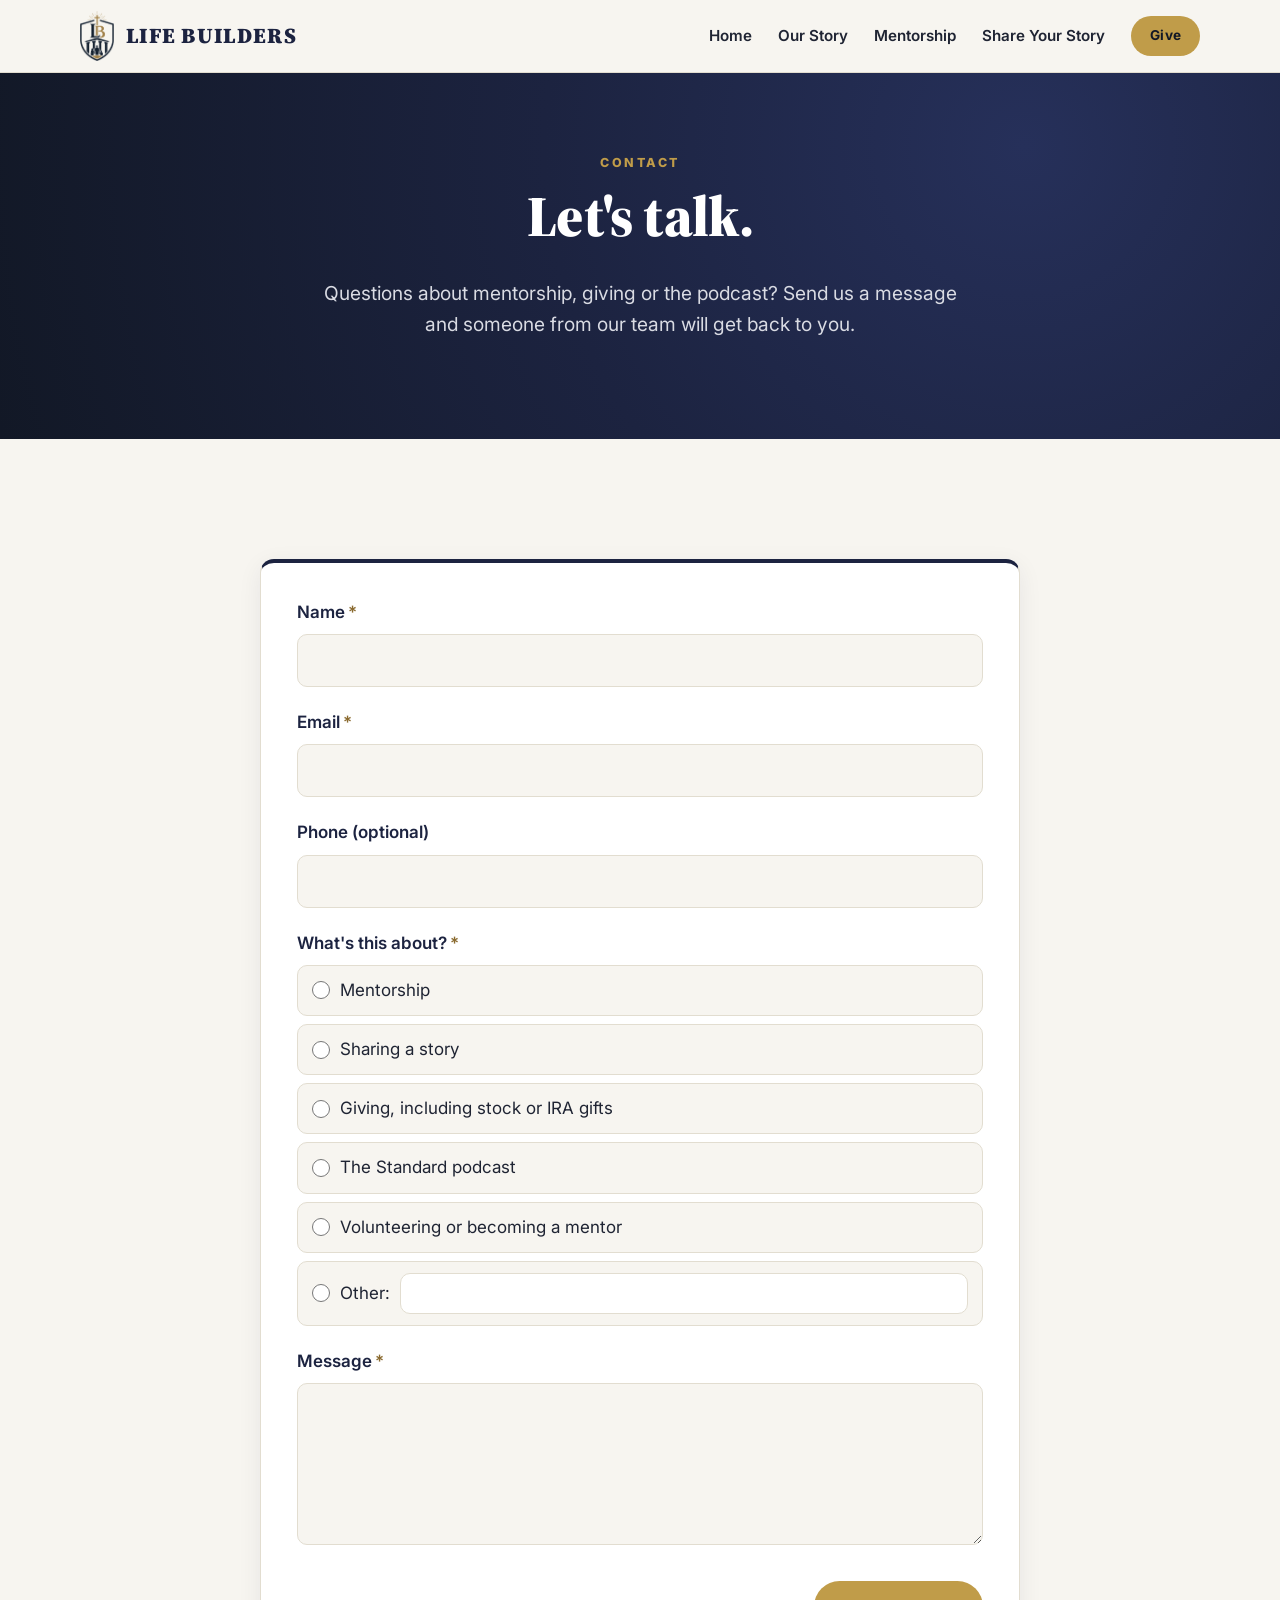
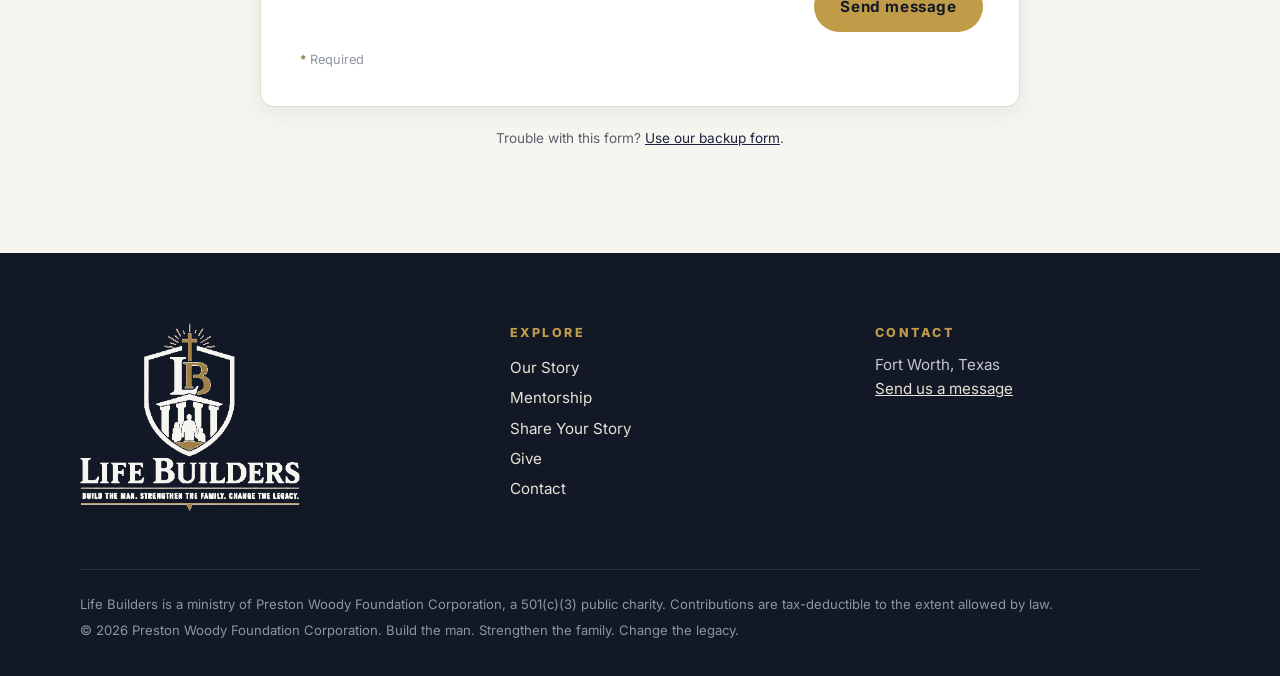
<file: site/contact/index.html>
<!DOCTYPE html>
<html lang="en">
<head>
<meta charset="utf-8">
<meta name="viewport" content="width=device-width, initial-scale=1">
<title>Contact | Life Builders</title>
<meta name="description" content="Send Life Builders a message.">
<meta property="og:title" content="Contact | Life Builders">
<meta property="og:description" content="Send Life Builders a message.">
<meta property="og:image" content="https://lifebuilders.net/assets/img/og-image.jpg">
<link rel="icon" type="image/png" href="../assets/img/favicon.png">
<link rel="preconnect" href="https://fonts.googleapis.com">
<link rel="preconnect" href="https://fonts.gstatic.com" crossorigin>
<link href="https://fonts.googleapis.com/css2?family=Inter:wght@400;500;600;700;800&family=Source+Serif+4:opsz,wght@8..60,700;8..60,900&display=swap" rel="stylesheet">
<link rel="stylesheet" href="../assets/css/site.css">

<script defer src="../assets/js/forms.js"></script>
</head>
<body>
<header class="site-header">
  <div class="wrap header-row">
    <a class="brand" href="../"><img src="../assets/img/shield.png" alt="" width="34" height="50"><span>Life Builders</span></a>
    <input type="checkbox" id="menu" class="menu-toggle" aria-label="Open menu">
    <label for="menu" class="menu-button" aria-hidden="true"><span></span><span></span><span></span></label>
    <nav class="site-nav"><a href="../">Home</a><a href="../about/">Our Story</a><a href="../mentorship/">Mentorship</a><a href="../story/">Share Your Story</a><a class="btn btn-gold btn-sm" href="../give/">Give</a></nav>
  </div>
</header>
<main>

<section class="page-hero">
  <div class="wrap narrow">
    <p class="eyebrow light">Contact</p>
    <h1>Let's talk.</h1>
    <p class="hero-lede">Questions about mentorship, giving or the podcast? Send us a message and someone from our team will get back to you.</p>
  </div>
</section>

<section class="section">
  <div class="wrap narrow">
    <div class="lb-form-wrap" id="contact-form">
<form class="lb-form" data-action="https://docs.google.com/forms/d/e/1FAIpQLSdwSduOYAwvJzvgOXlVb3w8G5N3lhbIoVCTcSCq1GT1Ym7HPg/formResponse" data-pages="1" novalidate>
<div class="form-step" data-step="0">
<div class="field"><label for="contact-947988994">Name<span class="req" aria-hidden="true">*</span></label><input id="contact-947988994" name="entry.947988994" type="text" autocomplete="name" required></div>
<div class="field"><label for="contact-1528375330">Email<span class="req" aria-hidden="true">*</span></label><input id="contact-1528375330" name="entry.1528375330" type="email" autocomplete="email" inputmode="email" required></div>
<div class="field"><label for="contact-423854929">Phone (optional)</label><input id="contact-423854929" name="entry.423854929" type="tel" autocomplete="tel" inputmode="tel"></div>
<fieldset class="field group" data-required="1"><legend>What&#x27;s this about?<span class="req" aria-hidden="true">*</span></legend><div class="choices"><label class="choice" for="contact-2121202158-0"><input id="contact-2121202158-0" type="radio" name="entry.2121202158" value="Mentorship"><span>Mentorship</span></label><label class="choice" for="contact-2121202158-1"><input id="contact-2121202158-1" type="radio" name="entry.2121202158" value="Sharing a story"><span>Sharing a story</span></label><label class="choice" for="contact-2121202158-2"><input id="contact-2121202158-2" type="radio" name="entry.2121202158" value="Giving, including stock or IRA gifts"><span>Giving, including stock or IRA gifts</span></label><label class="choice" for="contact-2121202158-3"><input id="contact-2121202158-3" type="radio" name="entry.2121202158" value="The Standard podcast"><span>The Standard podcast</span></label><label class="choice" for="contact-2121202158-4"><input id="contact-2121202158-4" type="radio" name="entry.2121202158" value="Volunteering or becoming a mentor"><span>Volunteering or becoming a mentor</span></label><label class="choice other" for="contact-2121202158-5"><input id="contact-2121202158-5" type="radio" name="entry.2121202158" value="__other_option__"><span>Other:</span><input type="text" class="other-text" name="entry.2121202158.other_option_response" aria-label="Other, please specify"></label></div></fieldset>
<div class="field"><label for="contact-1436633745">Message<span class="req" aria-hidden="true">*</span></label><textarea id="contact-1436633745" name="entry.1436633745" rows="5" required></textarea></div>
<div class="form-nav"><button type="submit" class="btn btn-gold">Send message</button></div></div>
<div class="hp" aria-hidden="true"><label>Leave this empty<input type="text" name="website" tabindex="-1" autocomplete="off"></label></div>
<p class="form-error" role="alert" hidden></p>
<p class="form-required-note"><span class="req">*</span> Required</p>
</form>
<div class="form-done" hidden tabindex="-1"><h3>Message sent.</h3><p>Thanks for reaching out. Someone from our team will get back to you soon.</p></div>
<p class="fineprint center">Trouble with this form? <a href="https://docs.google.com/forms/d/e/1FAIpQLSdwSduOYAwvJzvgOXlVb3w8G5N3lhbIoVCTcSCq1GT1Ym7HPg/viewform" target="_blank" rel="noopener">Use our backup form</a>.</p>
</div>
  </div>
</section>

</main>
<footer class="site-footer">
  <div class="wrap footer-grid">
    <div>
      <img class="footer-logo" src="../assets/img/logo-light.png" alt="Life Builders: Build the man. Strengthen the family. Change the legacy." width="220">
    </div>
    <div>
      <p class="eyebrow light">Explore</p>
      <ul class="footer-links">
        <li><a href="../about/">Our Story</a></li>
        <li><a href="../mentorship/">Mentorship</a></li>
        <li><a href="../story/">Share Your Story</a></li>
        <li><a href="../give/">Give</a></li>
        <li><a href="../contact/">Contact</a></li>
      </ul>
    </div>
    <div>
      <p class="eyebrow light">Contact</p>
      <p>Fort Worth, Texas<br><a href="../contact/">Send us a message</a></p>
    </div>
  </div>
  <div class="wrap legal">
    <p>Life Builders is a ministry of Preston Woody Foundation Corporation, a 501(c)(3) public charity. Contributions are tax-deductible to the extent allowed by law.</p>
    <p>&copy; 2026 Preston Woody Foundation Corporation. Build the man. Strengthen the family. Change the legacy.</p>
  </div>
</footer>
</body>
</html>
</file>
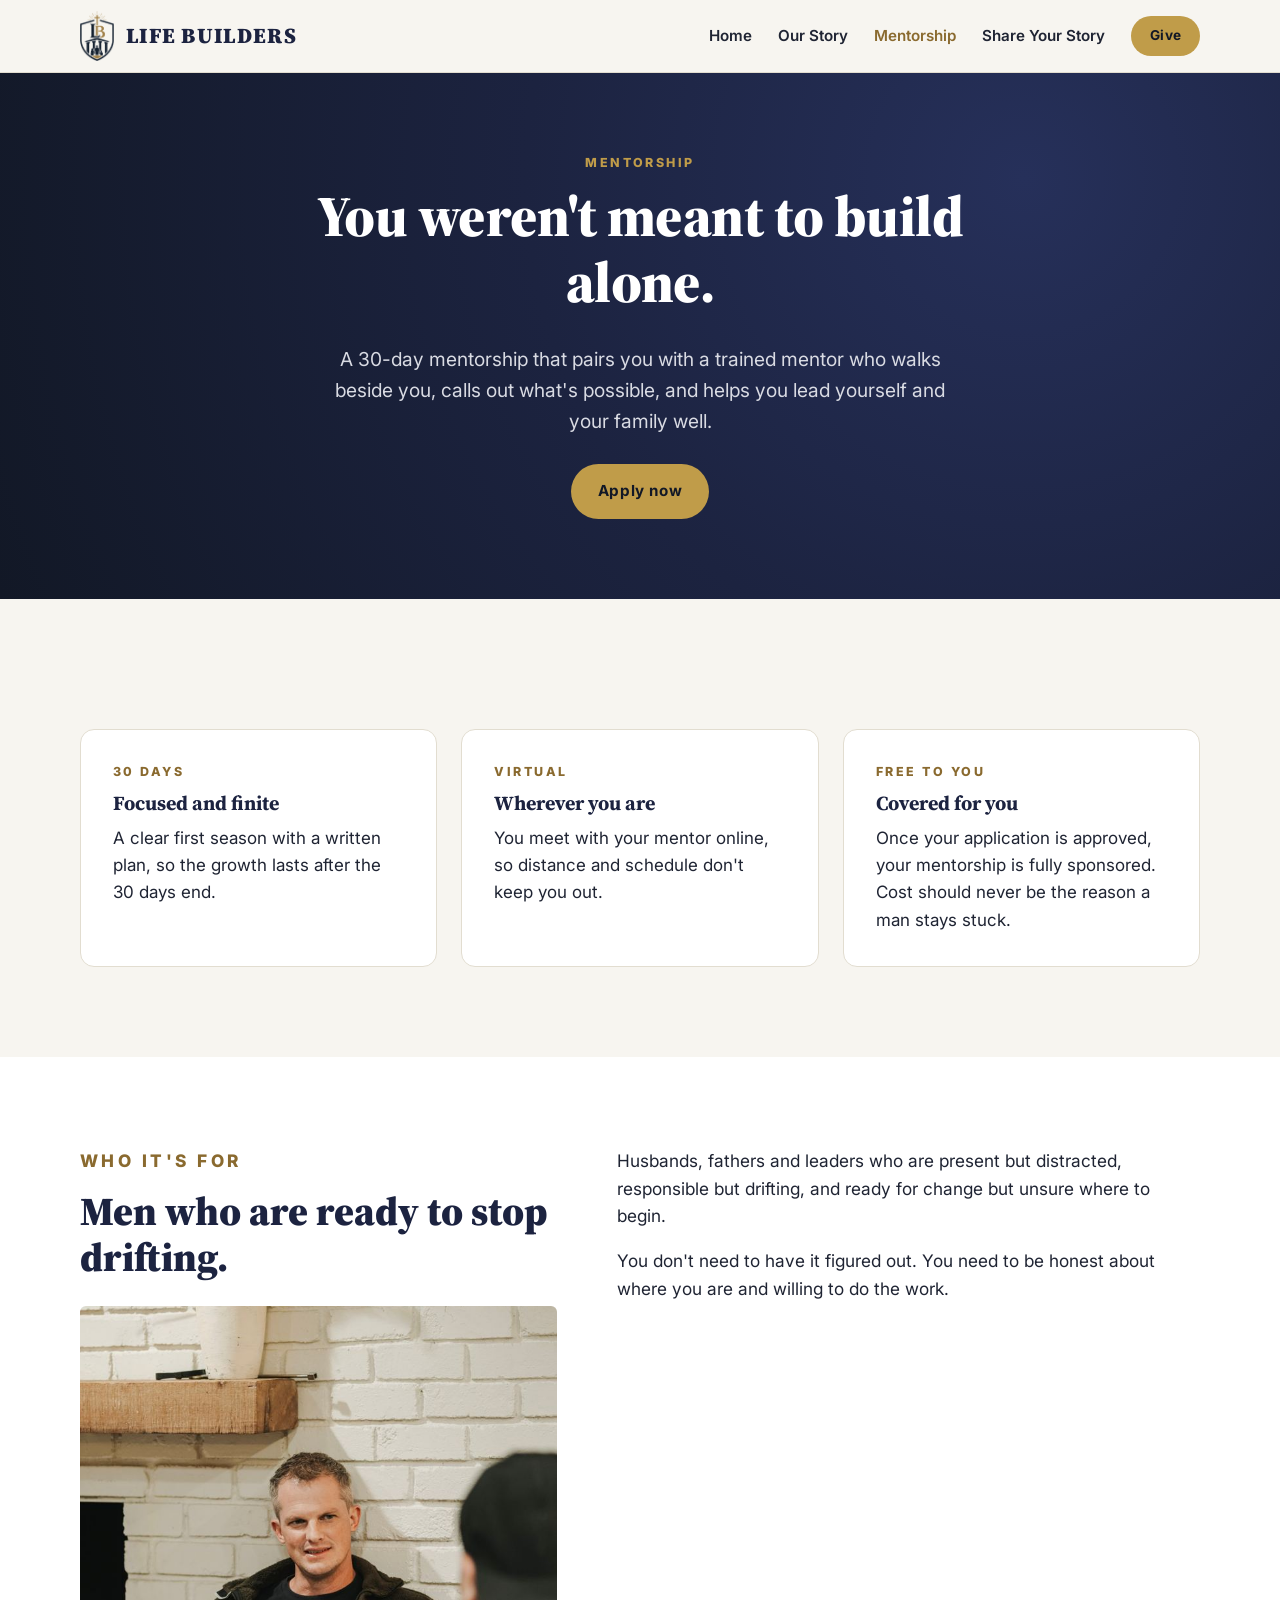
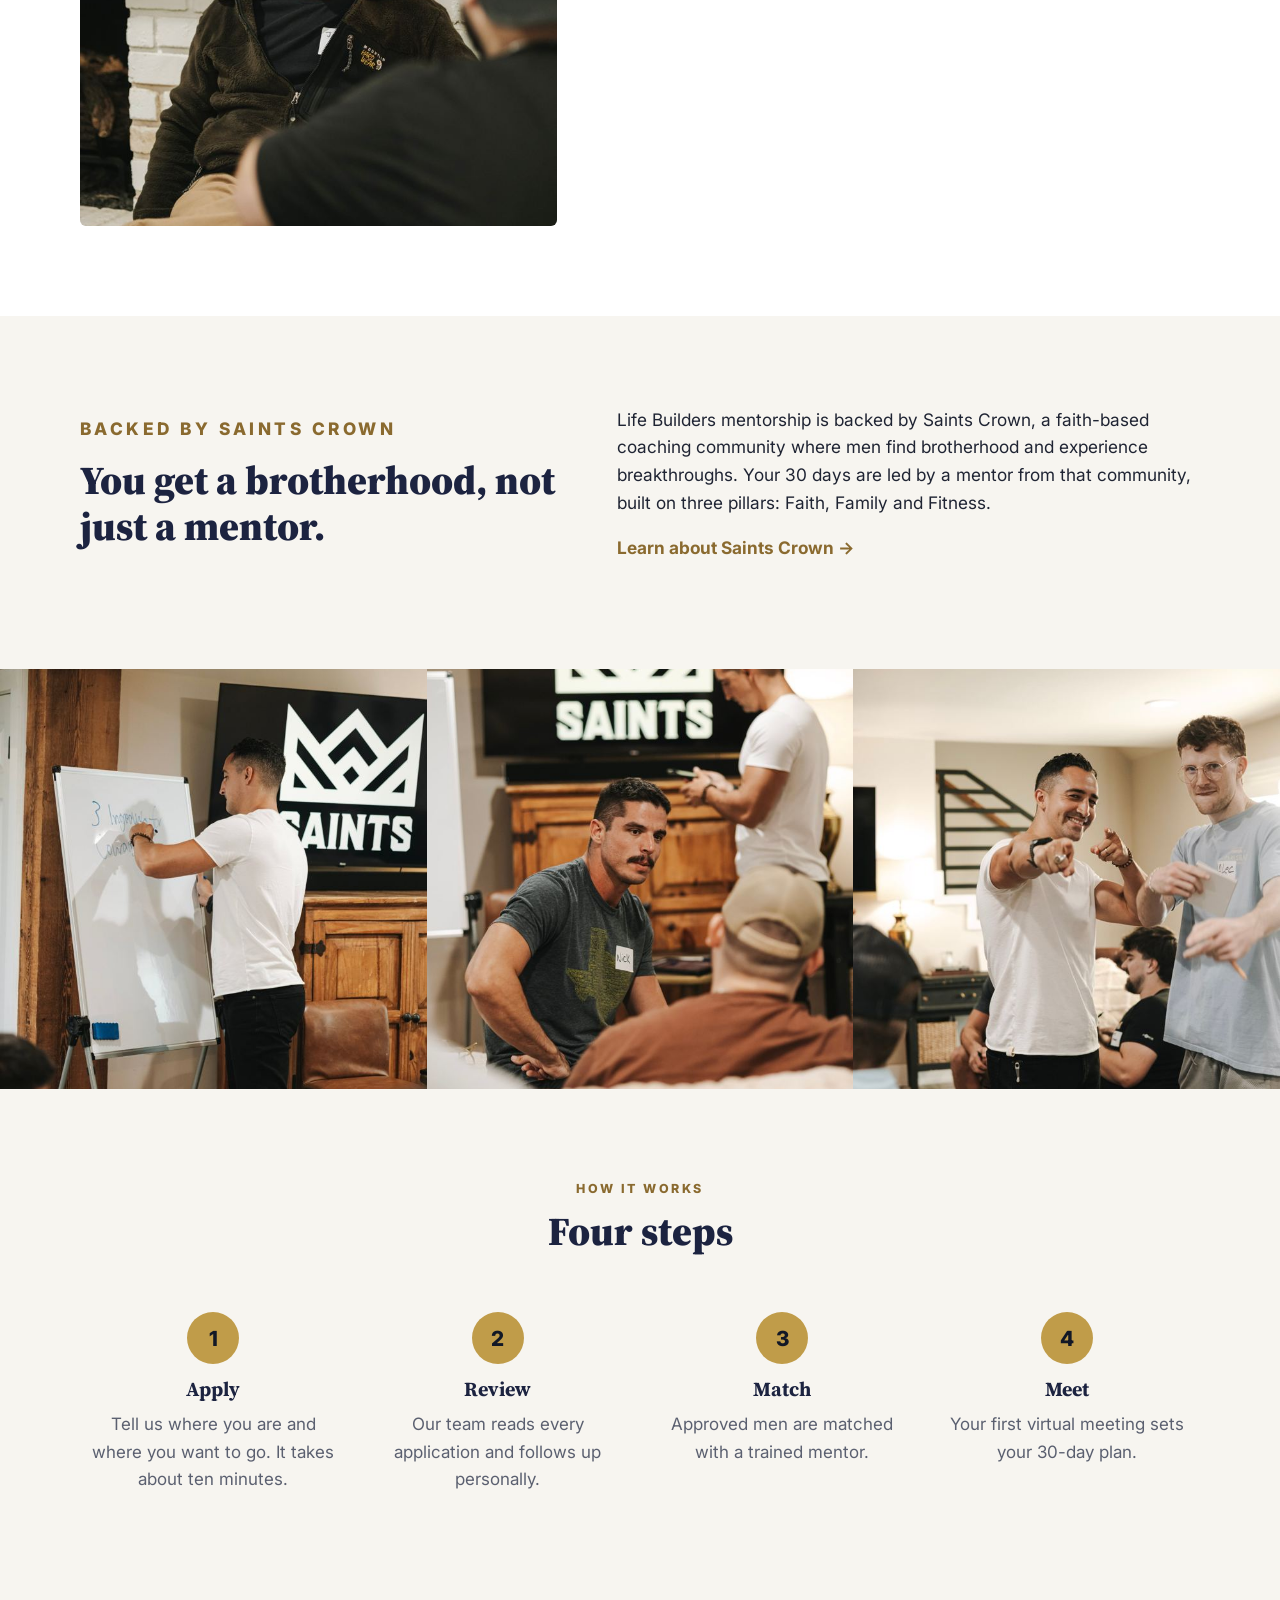
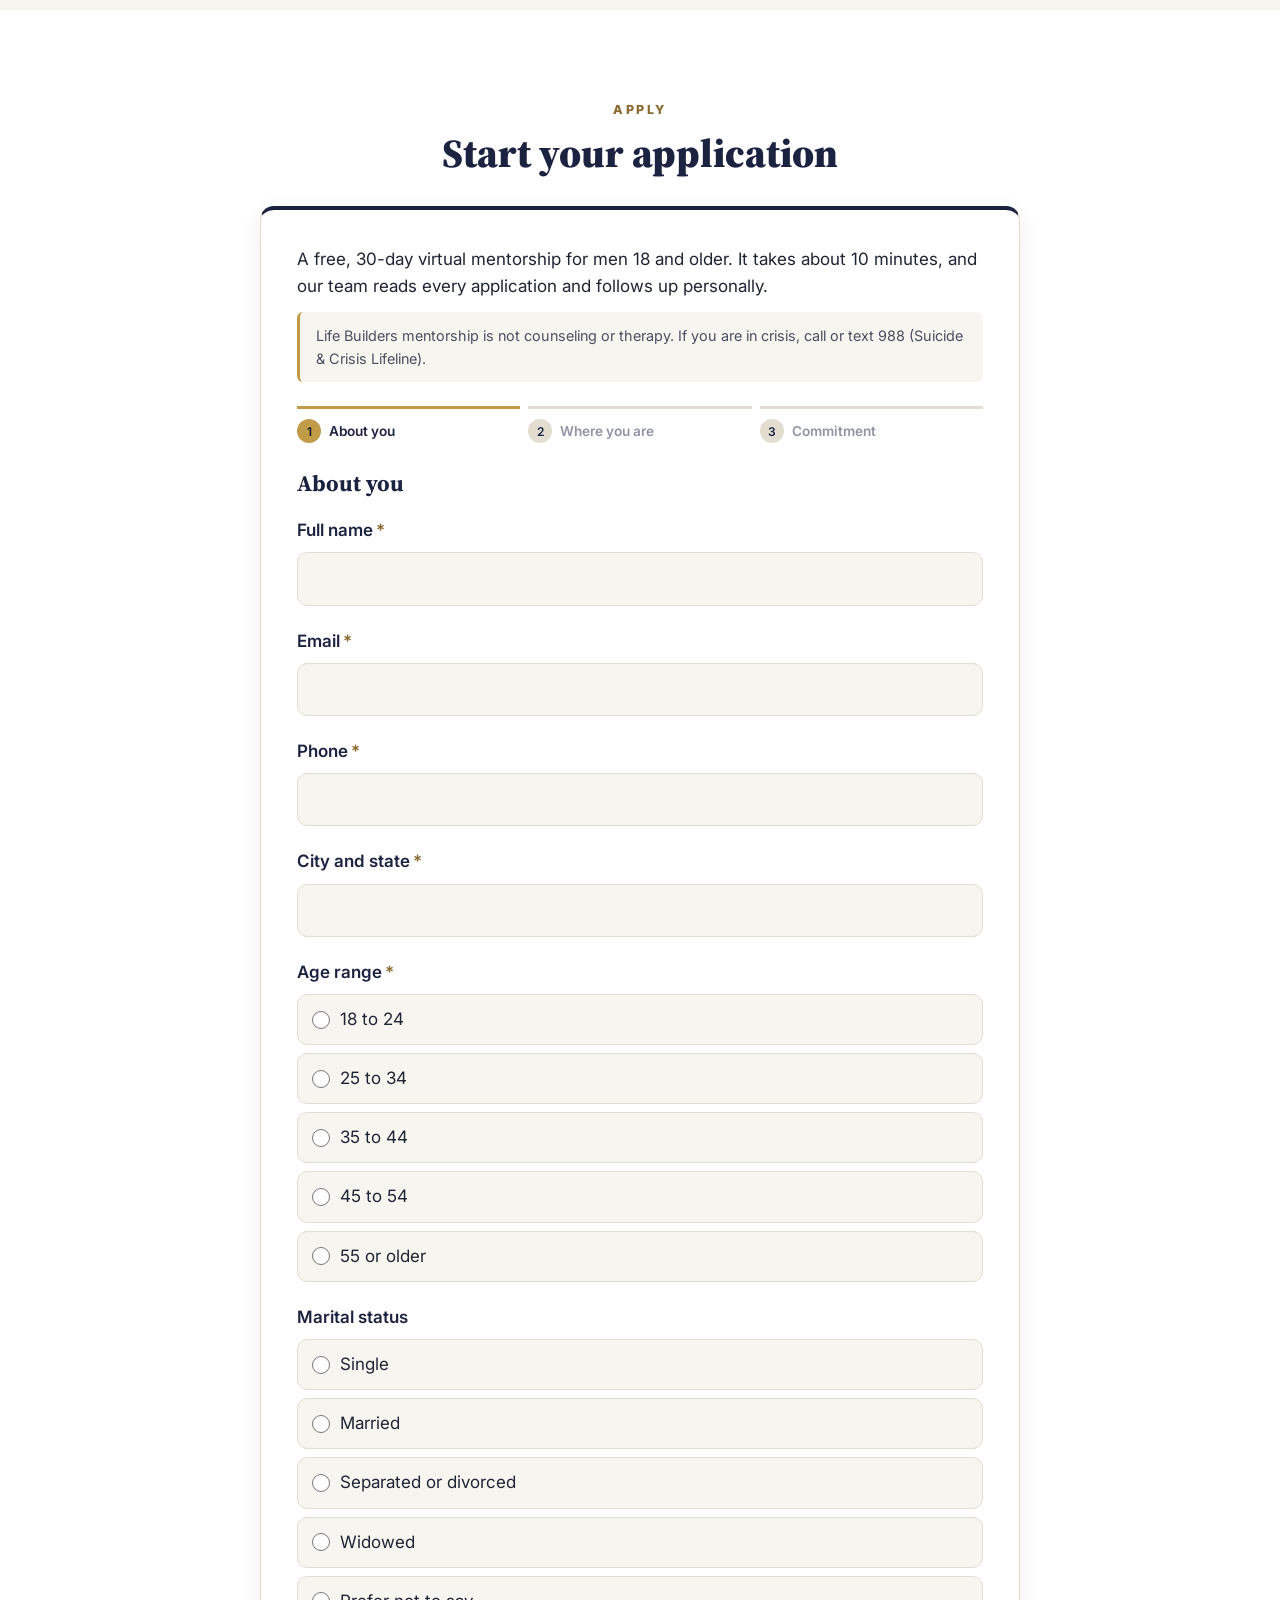
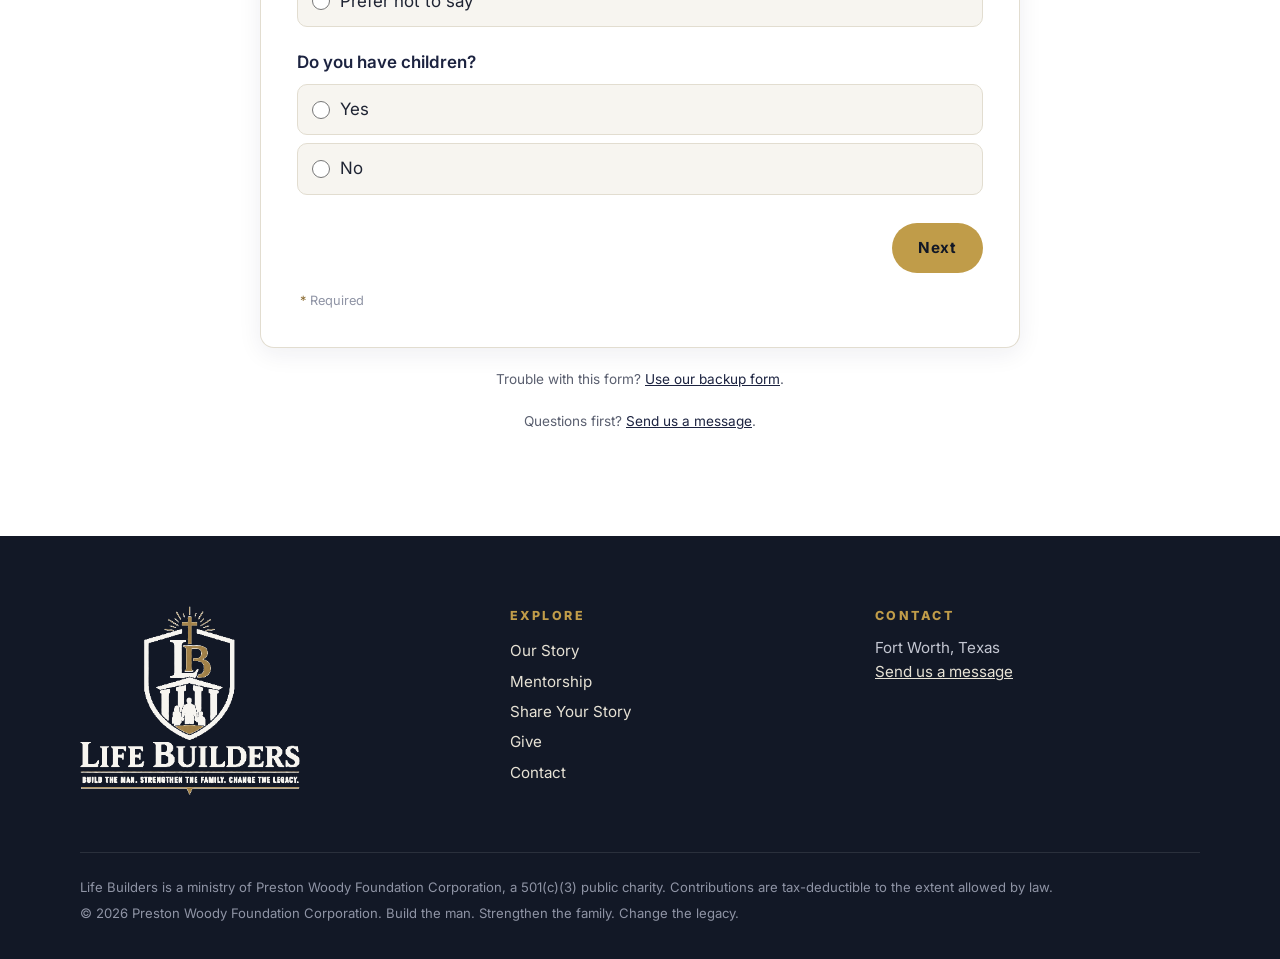
<file: site/mentorship/index.html>
<!DOCTYPE html>
<html lang="en">
<head>
<meta charset="utf-8">
<meta name="viewport" content="width=device-width, initial-scale=1">
<title>Mentorship | Life Builders</title>
<meta name="description" content="A free, sponsored 30-day virtual mentorship for men ready to stop drifting.">
<meta property="og:title" content="Mentorship | Life Builders">
<meta property="og:description" content="A free, sponsored 30-day virtual mentorship for men ready to stop drifting.">
<meta property="og:image" content="https://lifebuilders.net/assets/img/og-image.jpg">
<link rel="icon" type="image/png" href="../assets/img/favicon.png">
<link rel="preconnect" href="https://fonts.googleapis.com">
<link rel="preconnect" href="https://fonts.gstatic.com" crossorigin>
<link href="https://fonts.googleapis.com/css2?family=Inter:wght@400;500;600;700;800&family=Source+Serif+4:opsz,wght@8..60,700;8..60,900&display=swap" rel="stylesheet">
<link rel="stylesheet" href="../assets/css/site.css">

<script defer src="../assets/js/forms.js"></script>
</head>
<body>
<header class="site-header">
  <div class="wrap header-row">
    <a class="brand" href="../"><img src="../assets/img/shield.png" alt="" width="34" height="50"><span>Life Builders</span></a>
    <input type="checkbox" id="menu" class="menu-toggle" aria-label="Open menu">
    <label for="menu" class="menu-button" aria-hidden="true"><span></span><span></span><span></span></label>
    <nav class="site-nav"><a href="../">Home</a><a href="../about/">Our Story</a><a href="../mentorship/" class="active">Mentorship</a><a href="../story/">Share Your Story</a><a class="btn btn-gold btn-sm" href="../give/">Give</a></nav>
  </div>
</header>
<main>

<section class="page-hero">
  <div class="wrap narrow">
    <p class="eyebrow light">Mentorship</p>
    <h1>You weren't meant to build alone.</h1>
    <p class="hero-lede">A 30-day mentorship that pairs you with a trained mentor who walks beside you, calls out what's possible, and helps you lead yourself and your family well.</p>
    <div class="actions"><a class="btn btn-gold" href="#apply">Apply now</a></div>
  </div>
</section>

<section class="section">
  <div class="wrap">
    <div class="cards three">
      <article class="card"><p class="eyebrow">30 days</p><h3>Focused and finite</h3><p>A clear first season with a written plan, so the growth lasts after the 30 days end.</p></article>
      <article class="card"><p class="eyebrow">Virtual</p><h3>Wherever you are</h3><p>You meet with your mentor online, so distance and schedule don't keep you out.</p></article>
      <article class="card"><p class="eyebrow">Free to you</p><h3>Covered for you</h3><p>Once your application is approved, your mentorship is fully sponsored. Cost should never be the reason a man stays stuck.</p></article>
    </div>
  </div>
</section>

<section class="section alt">
  <div class="wrap two-col">
    <div>
      <p class="eyebrow">Who it's for</p>
      <h2>Men who are ready to stop drifting.</h2>
      <img class="section-photo" src="../assets/img/photos/fireside.jpg" alt="A man smiling during a conversation by the fireplace" loading="lazy">
    </div>
    <div>
      <p>Husbands, fathers and leaders who are present but distracted, responsible but drifting, and ready for change but unsure where to begin.</p>
      <p>You don't need to have it figured out. You need to be honest about where you are and willing to do the work.</p>
    </div>
  </div>
</section>

<section class="section saints">
  <div class="wrap two-col media-row">
    <div>
      <p class="eyebrow">Backed by Saints Crown</p>
      <h2>You get a brotherhood, not just a mentor.</h2>
    </div>
    <div>
      <p>Life Builders mentorship is backed by Saints Crown, a faith-based coaching community where men find brotherhood and experience breakthroughs. Your 30 days are led by a mentor from that community, built on three pillars: Faith, Family and Fitness.</p>
      <p><a class="text-link" href="https://saintscrown.com" target="_blank" rel="noopener">Learn about Saints Crown &rarr;</a></p>
    </div>
  </div>
</section>

<section class="photo-strip" aria-label="A Saints Crown gathering">
  <img src="../assets/img/photos/whiteboard.jpg" alt="Preston Woody teaching at a whiteboard at a Saints Crown gathering" loading="lazy">
  <img src="../assets/img/photos/nick-saints.jpg" alt="A man listening during a Saints Crown small-group conversation" loading="lazy">
  <img src="../assets/img/photos/preston-pointing.jpg" alt="Preston Woody and a participant smiling at the camera" loading="lazy">
</section>

<section class="section">
  <div class="wrap">
    <p class="eyebrow center">How it works</p>
    <h2 class="center">Four steps</h2>
    <ol class="steps">
      <li><span class="num">1</span><h3>Apply</h3><p>Tell us where you are and where you want to go. It takes about ten minutes.</p></li>
      <li><span class="num">2</span><h3>Review</h3><p>Our team reads every application and follows up personally.</p></li>
      <li><span class="num">3</span><h3>Match</h3><p>Approved men are matched with a trained mentor.</p></li>
      <li><span class="num">4</span><h3>Meet</h3><p>Your first virtual meeting sets your 30-day plan.</p></li>
    </ol>
  </div>
</section>

<section class="section alt" id="apply">
  <div class="wrap narrow">
    <p class="eyebrow center">Apply</p>
    <h2 class="center">Start your application</h2>
    <div class="lb-form-wrap" id="mentor-form">
<form class="lb-form" data-action="https://docs.google.com/forms/d/e/1FAIpQLSdecv6O4qvhO327ga7zbDR93pkgMOqBBIhntdF6pSUaMI-jIQ/formResponse" data-pages="3" novalidate>
<p class="form-intro">A free, 30-day virtual mentorship for men 18 and older. It takes about 10 minutes, and our team reads every application and follows up personally.</p>
<p class="form-notice">Life Builders mentorship is not counseling or therapy. If you are in crisis, call or text 988 (Suicide &amp; Crisis Lifeline).</p>
<ol class="form-steps" aria-label="Application steps"><li class="active"><span>1</span>About you</li><li><span>2</span>Where you are</li><li><span>3</span>Commitment</li></ol>
<div class="form-step" data-step="0">
<h3 class="step-title">About you</h3>
<div class="field"><label for="mentor-489131209">Full name<span class="req" aria-hidden="true">*</span></label><input id="mentor-489131209" name="entry.489131209" type="text" autocomplete="name" required></div>
<div class="field"><label for="mentor-531066950">Email<span class="req" aria-hidden="true">*</span></label><input id="mentor-531066950" name="entry.531066950" type="email" autocomplete="email" inputmode="email" required></div>
<div class="field"><label for="mentor-412089155">Phone<span class="req" aria-hidden="true">*</span></label><input id="mentor-412089155" name="entry.412089155" type="tel" autocomplete="tel" inputmode="tel" required></div>
<div class="field"><label for="mentor-1999380734">City and state<span class="req" aria-hidden="true">*</span></label><input id="mentor-1999380734" name="entry.1999380734" type="text" required></div>
<fieldset class="field group" data-required="1"><legend>Age range<span class="req" aria-hidden="true">*</span></legend><div class="choices"><label class="choice" for="mentor-1200677348-0"><input id="mentor-1200677348-0" type="radio" name="entry.1200677348" value="18 to 24"><span>18 to 24</span></label><label class="choice" for="mentor-1200677348-1"><input id="mentor-1200677348-1" type="radio" name="entry.1200677348" value="25 to 34"><span>25 to 34</span></label><label class="choice" for="mentor-1200677348-2"><input id="mentor-1200677348-2" type="radio" name="entry.1200677348" value="35 to 44"><span>35 to 44</span></label><label class="choice" for="mentor-1200677348-3"><input id="mentor-1200677348-3" type="radio" name="entry.1200677348" value="45 to 54"><span>45 to 54</span></label><label class="choice" for="mentor-1200677348-4"><input id="mentor-1200677348-4" type="radio" name="entry.1200677348" value="55 or older"><span>55 or older</span></label></div></fieldset>
<fieldset class="field group" data-required="0"><legend>Marital status</legend><div class="choices"><label class="choice" for="mentor-1723257533-0"><input id="mentor-1723257533-0" type="radio" name="entry.1723257533" value="Single"><span>Single</span></label><label class="choice" for="mentor-1723257533-1"><input id="mentor-1723257533-1" type="radio" name="entry.1723257533" value="Married"><span>Married</span></label><label class="choice" for="mentor-1723257533-2"><input id="mentor-1723257533-2" type="radio" name="entry.1723257533" value="Separated or divorced"><span>Separated or divorced</span></label><label class="choice" for="mentor-1723257533-3"><input id="mentor-1723257533-3" type="radio" name="entry.1723257533" value="Widowed"><span>Widowed</span></label><label class="choice" for="mentor-1723257533-4"><input id="mentor-1723257533-4" type="radio" name="entry.1723257533" value="Prefer not to say"><span>Prefer not to say</span></label></div></fieldset>
<fieldset class="field group" data-required="0"><legend>Do you have children?</legend><div class="choices"><label class="choice" for="mentor-379892452-0"><input id="mentor-379892452-0" type="radio" name="entry.379892452" value="Yes"><span>Yes</span></label><label class="choice" for="mentor-379892452-1"><input id="mentor-379892452-1" type="radio" name="entry.379892452" value="No"><span>No</span></label></div></fieldset>
<div class="form-nav"><button type="button" class="btn btn-gold" data-next>Next</button></div></div>
<div class="form-step" data-step="1" hidden>
<h3 class="step-title">Where you are</h3>
<div class="field"><label for="mentor-1489286356">What&#x27;s going on in your life right now that made you apply?<span class="req" aria-hidden="true">*</span></label><textarea id="mentor-1489286356" name="entry.1489286356" rows="5" required></textarea></div>
<fieldset class="field group" data-required="1"><legend>Where do you feel most stuck? Choose any that apply.<span class="req" aria-hidden="true">*</span></legend><div class="choices"><label class="choice" for="mentor-1401944993-0"><input id="mentor-1401944993-0" type="checkbox" name="entry.1401944993" value="Faith"><span>Faith</span></label><label class="choice" for="mentor-1401944993-1"><input id="mentor-1401944993-1" type="checkbox" name="entry.1401944993" value="Marriage"><span>Marriage</span></label><label class="choice" for="mentor-1401944993-2"><input id="mentor-1401944993-2" type="checkbox" name="entry.1401944993" value="Fatherhood"><span>Fatherhood</span></label><label class="choice" for="mentor-1401944993-3"><input id="mentor-1401944993-3" type="checkbox" name="entry.1401944993" value="Work or career"><span>Work or career</span></label><label class="choice" for="mentor-1401944993-4"><input id="mentor-1401944993-4" type="checkbox" name="entry.1401944993" value="Health"><span>Health</span></label><label class="choice" for="mentor-1401944993-5"><input id="mentor-1401944993-5" type="checkbox" name="entry.1401944993" value="Purpose and direction"><span>Purpose and direction</span></label><label class="choice" for="mentor-1401944993-6"><input id="mentor-1401944993-6" type="checkbox" name="entry.1401944993" value="Habits or addiction"><span>Habits or addiction</span></label><label class="choice other" for="mentor-1401944993-7"><input id="mentor-1401944993-7" type="checkbox" name="entry.1401944993" value="__other_option__"><span>Other:</span><input type="text" class="other-text" name="entry.1401944993.other_option_response" aria-label="Other, please specify"></label></div></fieldset>
<div class="field"><label for="mentor-1206632953">What do you want to be different 30 days from now?<span class="req" aria-hidden="true">*</span></label><textarea id="mentor-1206632953" name="entry.1206632953" rows="5" required></textarea></div>
<fieldset class="field group" data-required="0"><legend>How would you describe your faith right now?</legend><div class="choices"><label class="choice" for="mentor-1560178698-0"><input id="mentor-1560178698-0" type="radio" name="entry.1560178698" value="Growing and active"><span>Growing and active</span></label><label class="choice" for="mentor-1560178698-1"><input id="mentor-1560178698-1" type="radio" name="entry.1560178698" value="A believer, but inconsistent"><span>A believer, but inconsistent</span></label><label class="choice" for="mentor-1560178698-2"><input id="mentor-1560178698-2" type="radio" name="entry.1560178698" value="Exploring"><span>Exploring</span></label><label class="choice" for="mentor-1560178698-3"><input id="mentor-1560178698-3" type="radio" name="entry.1560178698" value="Not sure"><span>Not sure</span></label></div></fieldset>
<div class="form-nav"><button type="button" class="btn btn-ghost" data-back>Back</button><button type="button" class="btn btn-gold" data-next>Next</button></div></div>
<div class="form-step" data-step="2" hidden>
<h3 class="step-title">Commitment</h3>
<fieldset class="field group" data-required="1"><legend>Mentorship runs 30 days and meets virtually. Can you commit to meeting with your mentor regularly for 30 days?<span class="req" aria-hidden="true">*</span></legend><div class="choices"><label class="choice" for="mentor-373921141-0"><input id="mentor-373921141-0" type="radio" name="entry.373921141" value="Yes"><span>Yes</span></label><label class="choice" for="mentor-373921141-1"><input id="mentor-373921141-1" type="radio" name="entry.373921141" value="I have questions first"><span>I have questions first</span></label></div></fieldset>
<fieldset class="field group" data-required="0"><legend>What times usually work best for you?</legend><div class="choices"><label class="choice" for="mentor-270477084-0"><input id="mentor-270477084-0" type="checkbox" name="entry.270477084" value="Weekday mornings"><span>Weekday mornings</span></label><label class="choice" for="mentor-270477084-1"><input id="mentor-270477084-1" type="checkbox" name="entry.270477084" value="Weekday lunch"><span>Weekday lunch</span></label><label class="choice" for="mentor-270477084-2"><input id="mentor-270477084-2" type="checkbox" name="entry.270477084" value="Weekday evenings"><span>Weekday evenings</span></label><label class="choice" for="mentor-270477084-3"><input id="mentor-270477084-3" type="checkbox" name="entry.270477084" value="Weekends"><span>Weekends</span></label></div></fieldset>
<fieldset class="field group" data-required="1"><legend>How did you hear about Life Builders?<span class="req" aria-hidden="true">*</span></legend><div class="choices"><label class="choice" for="mentor-452295270-0"><input id="mentor-452295270-0" type="radio" name="entry.452295270" value="The Standard podcast"><span>The Standard podcast</span></label><label class="choice" for="mentor-452295270-1"><input id="mentor-452295270-1" type="radio" name="entry.452295270" value="Saints Crown"><span>Saints Crown</span></label><label class="choice" for="mentor-452295270-2"><input id="mentor-452295270-2" type="radio" name="entry.452295270" value="A friend or family member"><span>A friend or family member</span></label><label class="choice" for="mentor-452295270-3"><input id="mentor-452295270-3" type="radio" name="entry.452295270" value="My church"><span>My church</span></label><label class="choice" for="mentor-452295270-4"><input id="mentor-452295270-4" type="radio" name="entry.452295270" value="Social media"><span>Social media</span></label><label class="choice other" for="mentor-452295270-5"><input id="mentor-452295270-5" type="radio" name="entry.452295270" value="__other_option__"><span>Other:</span><input type="text" class="other-text" name="entry.452295270.other_option_response" aria-label="Other, please specify"></label></div></fieldset>
<div class="field"><label for="mentor-1563174404">Anything else we should know?</label><textarea id="mentor-1563174404" name="entry.1563174404" rows="5"></textarea></div>
<fieldset class="field group" data-required="1"><legend>Please confirm<span class="req" aria-hidden="true">*</span></legend><div class="choices"><label class="choice" for="mentor-329665526-0"><input id="mentor-329665526-0" type="checkbox" name="entry.329665526" value="I understand the Life Builders team will review my application, and mentorship is free once I am approved."><span>I understand the Life Builders team will review my application, and mentorship is free once I am approved.</span></label></div></fieldset>
<div class="form-nav"><button type="button" class="btn btn-ghost" data-back>Back</button><button type="submit" class="btn btn-gold">Submit application</button></div></div>
<div class="hp" aria-hidden="true"><label>Leave this empty<input type="text" name="website" tabindex="-1" autocomplete="off"></label></div>
<p class="form-error" role="alert" hidden></p>
<p class="form-required-note"><span class="req">*</span> Required</p>
</form>
<div class="form-done" hidden tabindex="-1"><h3>Application received.</h3><p>Thank you for applying. Our team reads every application and will follow up with you personally.</p></div>
<p class="fineprint center">Trouble with this form? <a href="https://docs.google.com/forms/d/e/1FAIpQLSdecv6O4qvhO327ga7zbDR93pkgMOqBBIhntdF6pSUaMI-jIQ/viewform" target="_blank" rel="noopener">Use our backup form</a>.</p>
</div>
    <p class="fineprint center">Questions first? <a href="../contact/">Send us a message</a>.</p>
  </div>
</section>

</main>
<footer class="site-footer">
  <div class="wrap footer-grid">
    <div>
      <img class="footer-logo" src="../assets/img/logo-light.png" alt="Life Builders: Build the man. Strengthen the family. Change the legacy." width="220">
    </div>
    <div>
      <p class="eyebrow light">Explore</p>
      <ul class="footer-links">
        <li><a href="../about/">Our Story</a></li>
        <li><a href="../mentorship/">Mentorship</a></li>
        <li><a href="../story/">Share Your Story</a></li>
        <li><a href="../give/">Give</a></li>
        <li><a href="../contact/">Contact</a></li>
      </ul>
    </div>
    <div>
      <p class="eyebrow light">Contact</p>
      <p>Fort Worth, Texas<br><a href="../contact/">Send us a message</a></p>
    </div>
  </div>
  <div class="wrap legal">
    <p>Life Builders is a ministry of Preston Woody Foundation Corporation, a 501(c)(3) public charity. Contributions are tax-deductible to the extent allowed by law.</p>
    <p>&copy; 2026 Preston Woody Foundation Corporation. Build the man. Strengthen the family. Change the legacy.</p>
  </div>
</footer>
</body>
</html>
</file>
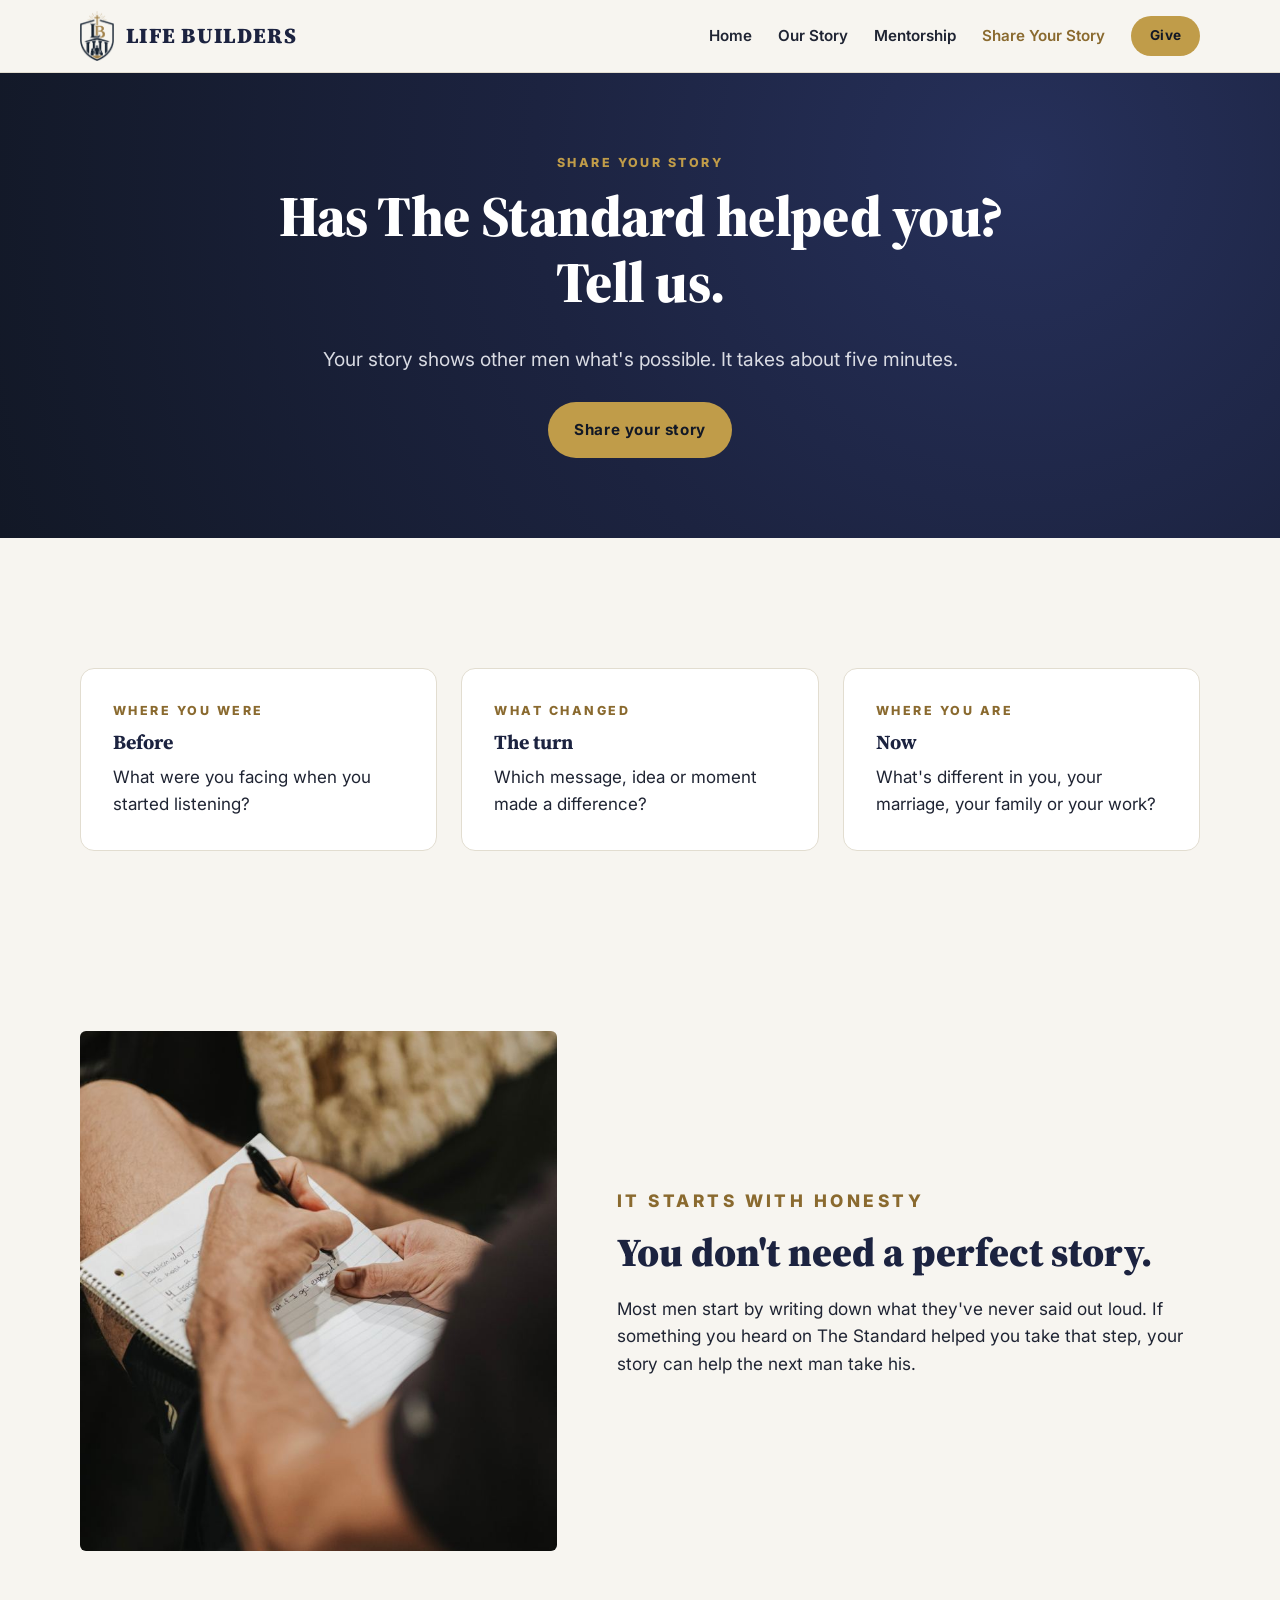
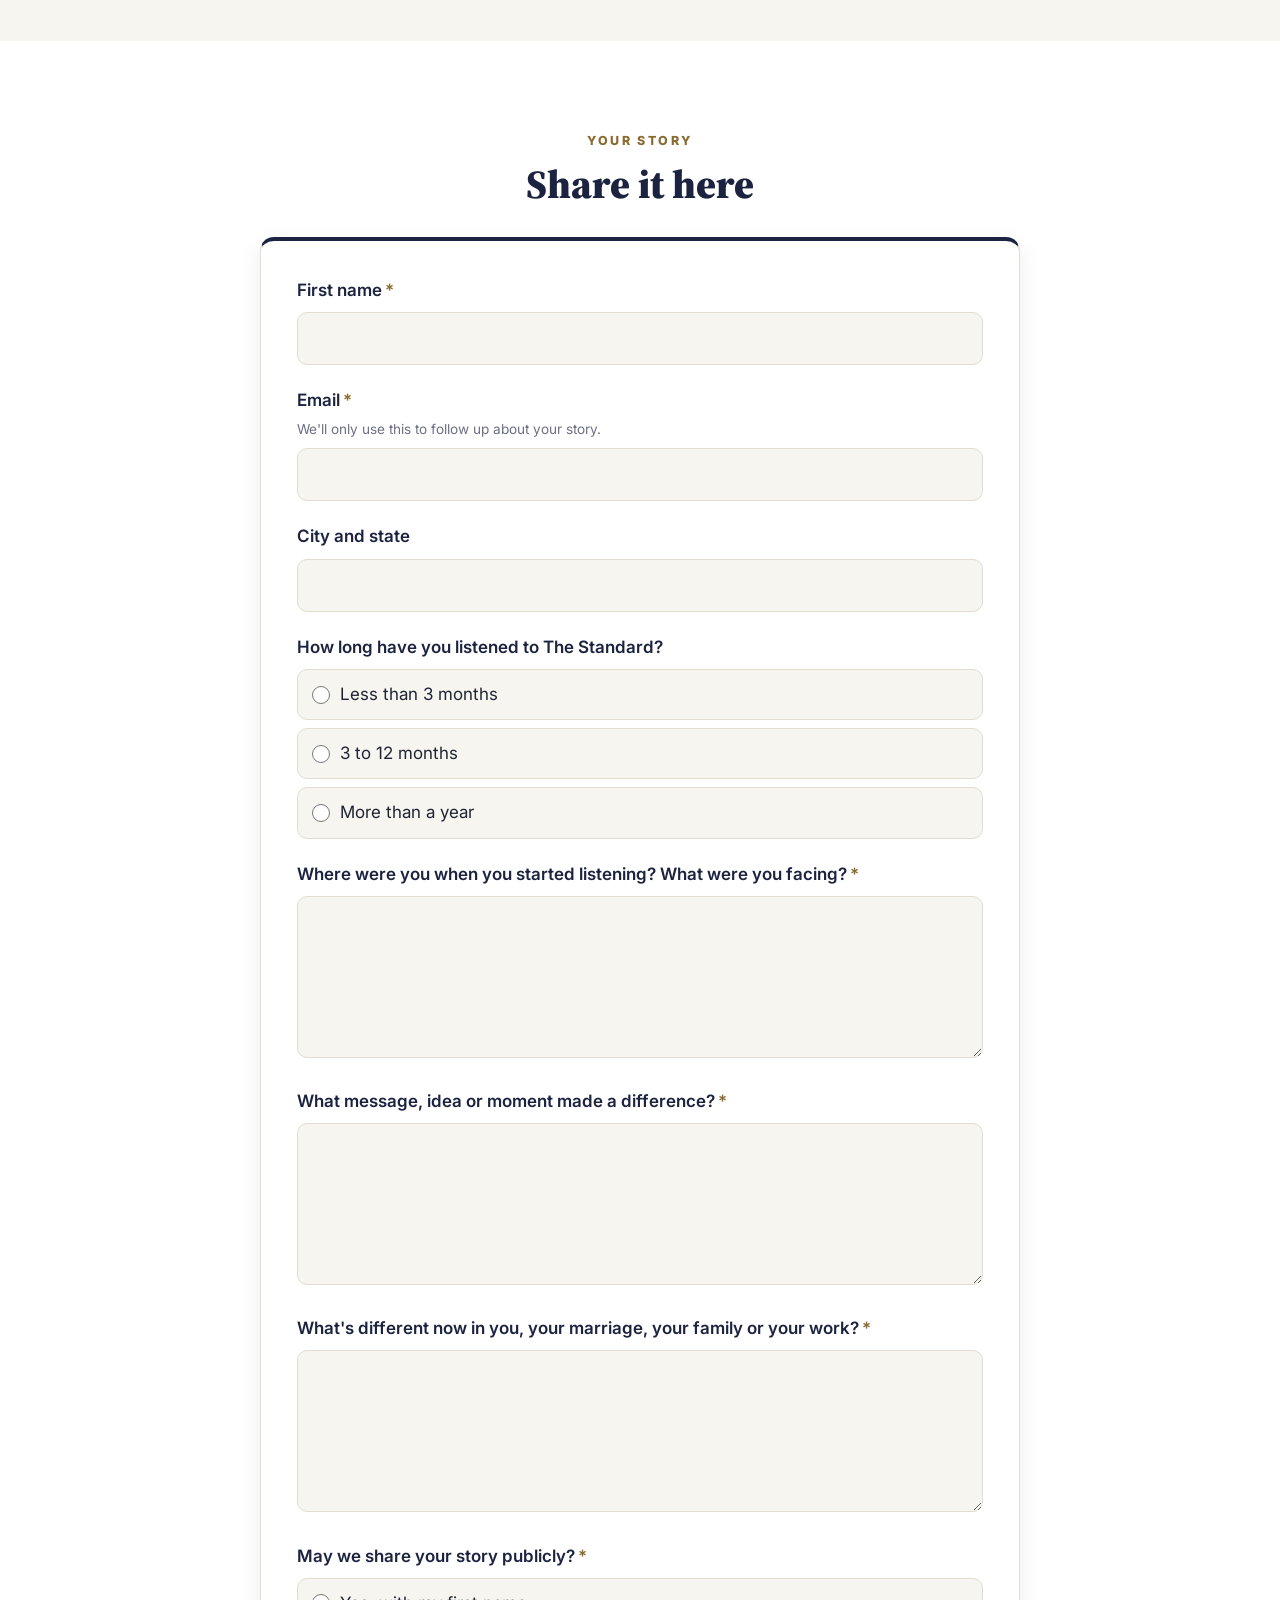
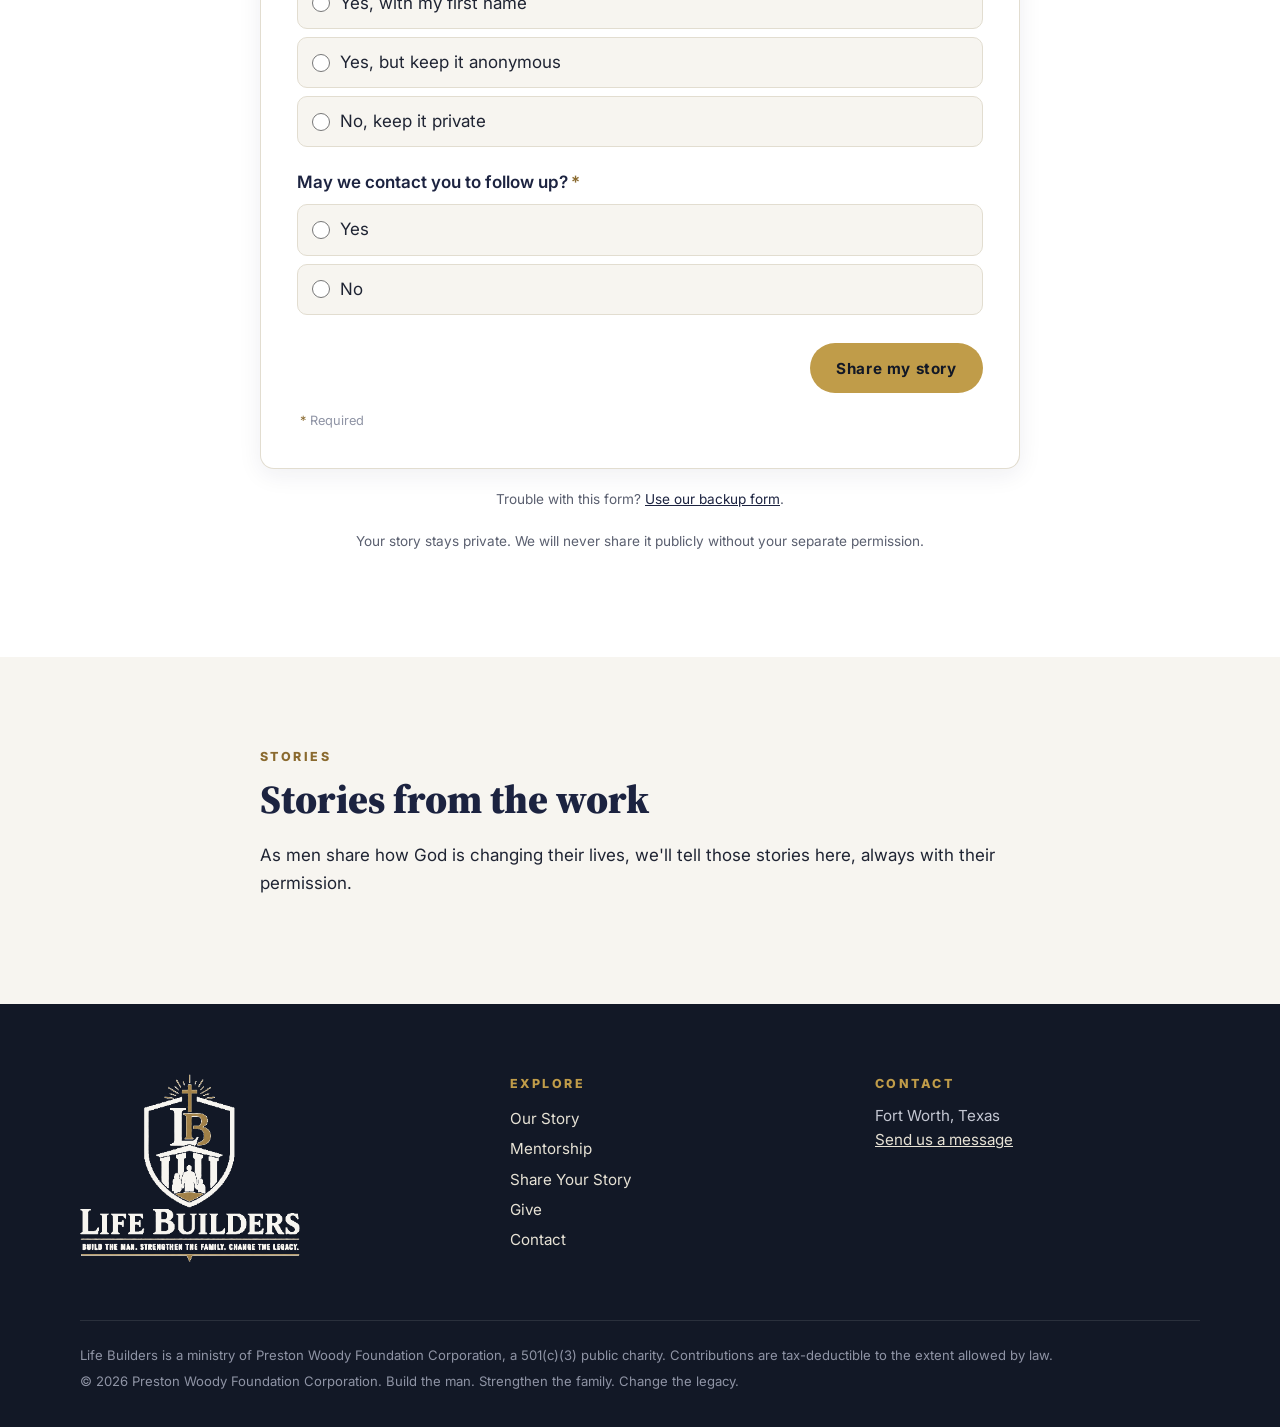
<file: site/story/index.html>
<!DOCTYPE html>
<html lang="en">
<head>
<meta charset="utf-8">
<meta name="viewport" content="width=device-width, initial-scale=1">
<title>Share Your Story | Life Builders</title>
<meta name="description" content="Has The Standard podcast helped you? Share your story with Life Builders.">
<meta property="og:title" content="Share Your Story | Life Builders">
<meta property="og:description" content="Has The Standard podcast helped you? Share your story with Life Builders.">
<meta property="og:image" content="https://lifebuilders.net/assets/img/og-image.jpg">
<link rel="icon" type="image/png" href="../assets/img/favicon.png">
<link rel="preconnect" href="https://fonts.googleapis.com">
<link rel="preconnect" href="https://fonts.gstatic.com" crossorigin>
<link href="https://fonts.googleapis.com/css2?family=Inter:wght@400;500;600;700;800&family=Source+Serif+4:opsz,wght@8..60,700;8..60,900&display=swap" rel="stylesheet">
<link rel="stylesheet" href="../assets/css/site.css">

<script defer src="../assets/js/forms.js"></script>
</head>
<body>
<header class="site-header">
  <div class="wrap header-row">
    <a class="brand" href="../"><img src="../assets/img/shield.png" alt="" width="34" height="50"><span>Life Builders</span></a>
    <input type="checkbox" id="menu" class="menu-toggle" aria-label="Open menu">
    <label for="menu" class="menu-button" aria-hidden="true"><span></span><span></span><span></span></label>
    <nav class="site-nav"><a href="../">Home</a><a href="../about/">Our Story</a><a href="../mentorship/">Mentorship</a><a href="../story/" class="active">Share Your Story</a><a class="btn btn-gold btn-sm" href="../give/">Give</a></nav>
  </div>
</header>
<main>

<section class="page-hero">
  <div class="wrap narrow">
    <p class="eyebrow light">Share your story</p>
    <h1>Has The Standard helped you? Tell us.</h1>
    <p class="hero-lede">Your story shows other men what's possible. It takes about five minutes.</p>
    <div class="actions"><a class="btn btn-gold" href="#share">Share your story</a></div>
  </div>
</section>

<section class="section">
  <div class="wrap">
    <div class="cards three">
      <article class="card"><p class="eyebrow">Where you were</p><h3>Before</h3><p>What were you facing when you started listening?</p></article>
      <article class="card"><p class="eyebrow">What changed</p><h3>The turn</h3><p>Which message, idea or moment made a difference?</p></article>
      <article class="card"><p class="eyebrow">Where you are</p><h3>Now</h3><p>What's different in you, your marriage, your family or your work?</p></article>
    </div>
  </div>
</section>

<section class="section">
  <div class="wrap two-col media-row">
    <img class="section-photo" src="../assets/img/photos/notebook.jpg" alt="A man writing in a notebook during a gathering" loading="lazy">
    <div>
      <p class="eyebrow">It starts with honesty</p>
      <h2>You don't need a perfect story.</h2>
      <p>Most men start by writing down what they've never said out loud. If something you heard on The Standard helped you take that step, your story can help the next man take his.</p>
    </div>
  </div>
</section>

<section class="section alt" id="share">
  <div class="wrap narrow">
    <p class="eyebrow center">Your story</p>
    <h2 class="center">Share it here</h2>
    <div class="lb-form-wrap" id="story-form">
<form class="lb-form" data-action="https://docs.google.com/forms/d/e/1FAIpQLSfzvm9KSJhWinfOeMP8FQgX_MxfvhFWLHNZ4s3_8H75B9mYZw/formResponse" data-pages="1" novalidate>
<div class="form-step" data-step="0">
<div class="field"><label for="story-799675764">First name<span class="req" aria-hidden="true">*</span></label><input id="story-799675764" name="entry.799675764" type="text" autocomplete="given-name" required></div>
<div class="field"><label for="story-1570047928">Email<span class="req" aria-hidden="true">*</span></label><span class="help">We&#x27;ll only use this to follow up about your story.</span><input id="story-1570047928" name="entry.1570047928" type="email" autocomplete="email" inputmode="email" required></div>
<div class="field"><label for="story-1904109123">City and state</label><input id="story-1904109123" name="entry.1904109123" type="text"></div>
<fieldset class="field group" data-required="0"><legend>How long have you listened to The Standard?</legend><div class="choices"><label class="choice" for="story-30362650-0"><input id="story-30362650-0" type="radio" name="entry.30362650" value="Less than 3 months"><span>Less than 3 months</span></label><label class="choice" for="story-30362650-1"><input id="story-30362650-1" type="radio" name="entry.30362650" value="3 to 12 months"><span>3 to 12 months</span></label><label class="choice" for="story-30362650-2"><input id="story-30362650-2" type="radio" name="entry.30362650" value="More than a year"><span>More than a year</span></label></div></fieldset>
<div class="field"><label for="story-1326136451">Where were you when you started listening? What were you facing?<span class="req" aria-hidden="true">*</span></label><textarea id="story-1326136451" name="entry.1326136451" rows="5" required></textarea></div>
<div class="field"><label for="story-862953205">What message, idea or moment made a difference?<span class="req" aria-hidden="true">*</span></label><textarea id="story-862953205" name="entry.862953205" rows="5" required></textarea></div>
<div class="field"><label for="story-1800407841">What&#x27;s different now in you, your marriage, your family or your work?<span class="req" aria-hidden="true">*</span></label><textarea id="story-1800407841" name="entry.1800407841" rows="5" required></textarea></div>
<fieldset class="field group" data-required="1"><legend>May we share your story publicly?<span class="req" aria-hidden="true">*</span></legend><div class="choices"><label class="choice" for="story-1363922213-0"><input id="story-1363922213-0" type="radio" name="entry.1363922213" value="Yes, with my first name"><span>Yes, with my first name</span></label><label class="choice" for="story-1363922213-1"><input id="story-1363922213-1" type="radio" name="entry.1363922213" value="Yes, but keep it anonymous"><span>Yes, but keep it anonymous</span></label><label class="choice" for="story-1363922213-2"><input id="story-1363922213-2" type="radio" name="entry.1363922213" value="No, keep it private"><span>No, keep it private</span></label></div></fieldset>
<fieldset class="field group" data-required="1"><legend>May we contact you to follow up?<span class="req" aria-hidden="true">*</span></legend><div class="choices"><label class="choice" for="story-1911279626-0"><input id="story-1911279626-0" type="radio" name="entry.1911279626" value="Yes"><span>Yes</span></label><label class="choice" for="story-1911279626-1"><input id="story-1911279626-1" type="radio" name="entry.1911279626" value="No"><span>No</span></label></div></fieldset>
<div class="form-nav"><button type="submit" class="btn btn-gold">Share my story</button></div></div>
<div class="hp" aria-hidden="true"><label>Leave this empty<input type="text" name="website" tabindex="-1" autocomplete="off"></label></div>
<p class="form-error" role="alert" hidden></p>
<p class="form-required-note"><span class="req">*</span> Required</p>
</form>
<div class="form-done" hidden tabindex="-1"><h3>Thank you for sharing.</h3><p>Your story matters. Our team will read it personally, and we will never share it publicly without your permission.</p></div>
<p class="fineprint center">Trouble with this form? <a href="https://docs.google.com/forms/d/e/1FAIpQLSfzvm9KSJhWinfOeMP8FQgX_MxfvhFWLHNZ4s3_8H75B9mYZw/viewform" target="_blank" rel="noopener">Use our backup form</a>.</p>
</div>
    <p class="fineprint center">Your story stays private. We will never share it publicly without your separate permission.</p>
  </div>
</section>

<section class="section">
  <div class="wrap narrow">
    <p class="eyebrow">Stories</p>
    <h2>Stories from the work</h2>
    <p>As men share how God is changing their lives, we'll tell those stories here, always with their permission.</p>
  </div>
</section>

</main>
<footer class="site-footer">
  <div class="wrap footer-grid">
    <div>
      <img class="footer-logo" src="../assets/img/logo-light.png" alt="Life Builders: Build the man. Strengthen the family. Change the legacy." width="220">
    </div>
    <div>
      <p class="eyebrow light">Explore</p>
      <ul class="footer-links">
        <li><a href="../about/">Our Story</a></li>
        <li><a href="../mentorship/">Mentorship</a></li>
        <li><a href="../story/">Share Your Story</a></li>
        <li><a href="../give/">Give</a></li>
        <li><a href="../contact/">Contact</a></li>
      </ul>
    </div>
    <div>
      <p class="eyebrow light">Contact</p>
      <p>Fort Worth, Texas<br><a href="../contact/">Send us a message</a></p>
    </div>
  </div>
  <div class="wrap legal">
    <p>Life Builders is a ministry of Preston Woody Foundation Corporation, a 501(c)(3) public charity. Contributions are tax-deductible to the extent allowed by law.</p>
    <p>&copy; 2026 Preston Woody Foundation Corporation. Build the man. Strengthen the family. Change the legacy.</p>
  </div>
</footer>
</body>
</html>
</file>
<file: site/assets/css/site.css>
:root {
  --navy: #1c2340;
  --navy-deep: #121826;
  --gold: #c09c49;
  --gold-ink: #8a6a2f;
  --cream: #f7f5f0;
  --beige: #ede8db;
  --ink: #1f2433;
  --muted: #5b6070;
  --line: #e2ddd0;
  --serif: "Source Serif 4", Georgia, "Times New Roman", serif;
  --sans: "Inter", -apple-system, "Segoe UI", Roboto, Arial, sans-serif;
  --radius: 14px;
}

* { box-sizing: border-box; }
html { scroll-behavior: smooth; }
body { margin: 0; font-family: var(--sans); color: var(--ink); background: var(--cream); line-height: 1.6; font-size: 17px; }
img { max-width: 100%; height: auto; }
a { color: var(--navy); }
.wrap { width: min(1120px, 100% - 40px); margin-inline: auto; }
.narrow { max-width: 760px; margin-inline: auto; }
.center { text-align: center; }

h1, h2, h3 { font-family: var(--serif); color: var(--navy); line-height: 1.15; margin: 0 0 .5em; }
h1 { font-weight: 900; font-size: clamp(2.2rem, 5vw, 3.6rem); letter-spacing: -.01em; }
h2 { font-weight: 900; font-size: clamp(1.7rem, 3.4vw, 2.5rem); }
h3 { font-weight: 700; font-size: 1.25rem; }
p { margin: 0 0 1em; }

.eyebrow { font-family: var(--sans); font-weight: 800; font-size: .78rem; letter-spacing: .2em; text-transform: uppercase; color: var(--gold-ink); margin-bottom: .8em; }
.eyebrow.light { color: var(--gold); }
.lede { font-size: 1.15rem; color: var(--muted); }
.fineprint { font-size: .85rem; color: var(--muted); margin-top: 1.5em; }

/* Buttons */
.btn { display: inline-block; font-family: var(--sans); font-weight: 700; font-size: .95rem; letter-spacing: .04em; text-decoration: none; padding: .9em 1.6em; border-radius: 999px; border: 2px solid transparent; transition: transform .15s ease, background .15s ease; }
.btn:hover { transform: translateY(-1px); }
.btn-gold { background: var(--gold); color: var(--navy-deep); }
.btn-gold:hover { background: #d1ad5a; }
.btn-outline { border-color: rgba(247,245,240,.6); color: var(--cream); }
.btn-outline:hover { border-color: var(--gold); color: var(--gold); }
.btn-navy { background: var(--navy); color: var(--cream); margin-top: 1.5em; }
.btn-sm { padding: .55em 1.2em; font-size: .85rem; }
.actions { display: flex; flex-wrap: wrap; gap: 14px; margin-top: 1.6em; }
.text-link { font-weight: 700; color: var(--gold-ink); text-decoration: none; }
.text-link:hover { text-decoration: underline; }

/* Header */
.site-header { position: sticky; top: 0; z-index: 10; background: rgba(247,245,240,.96); backdrop-filter: blur(6px); border-bottom: 1px solid var(--line); }
.header-row { display: flex; align-items: center; justify-content: space-between; min-height: 72px; }
.brand { display: flex; align-items: center; gap: 12px; text-decoration: none; }
.brand img { width: 34px; height: auto; }
.brand span { font-family: var(--serif); font-weight: 900; font-size: 1.35rem; letter-spacing: .06em; text-transform: uppercase; color: var(--navy); }
.site-nav { display: flex; align-items: center; gap: 26px; }
.site-nav a:not(.btn) { text-decoration: none; font-weight: 600; font-size: .95rem; color: var(--ink); }
.site-nav a.active, .site-nav a:not(.btn):hover { color: var(--gold-ink); }
.menu-toggle, .menu-button { display: none; }

/* Hero */
.hero, .page-hero { background: radial-gradient(circle at 80% 20%, #26305a 0%, var(--navy) 45%, var(--navy-deep) 100%); color: var(--cream); }
.hero { padding: 90px 0 100px; }
.page-hero { padding: 80px 0; text-align: center; }
.page-hero .actions { justify-content: center; }
.hero h1, .page-hero h1 { color: #fff; }
.hero-lede { font-size: 1.2rem; color: #d9dbe3; max-width: 640px; }
.page-hero .hero-lede { margin-inline: auto; }
.hero-grid { display: grid; grid-template-columns: 1.3fr .9fr; gap: 60px; align-items: center; }
.hero-mark { text-align: center; }
.hero-mark img { filter: drop-shadow(0 10px 30px rgba(0,0,0,.35)); }

/* Sections */
.section { padding: 90px 0; }
.section.alt { background: #fff; }
.two-col { display: grid; grid-template-columns: .9fr 1.1fr; gap: 60px; align-items: start; }
.two-col p { font-size: 1.08rem; }

/* Cards */
.cards { display: grid; gap: 24px; margin-top: 40px; }
.cards.three { grid-template-columns: repeat(3, 1fr); }
.card { background: var(--cream); border: 1px solid var(--line); border-radius: var(--radius); padding: 32px; }
.section:not(.alt) .card { background: #fff; }
.card p:last-child { margin-bottom: 0; }
.card.stat { text-align: center; }
.big { font-family: var(--serif); font-weight: 900; font-size: 2.3rem; line-height: 1.1; color: var(--navy); margin: .1em 0 .3em; }

/* Pathway */
.pathway, .journey, .steps { list-style: none; padding: 0; margin: 48px 0 0; display: grid; gap: 18px; counter-reset: s; }
.pathway { grid-template-columns: repeat(5, 1fr); }
.pathway li { position: relative; background: #fff; border-radius: var(--radius); padding: 28px 18px 24px; text-align: center; box-shadow: 0 6px 24px rgba(28,35,64,.07); }
.pathway li:not(:last-child)::after { content: ""; position: absolute; right: -14px; top: 52px; border: 7px solid transparent; border-left: 9px solid var(--gold); }
.pathway .big { font-size: 1.7rem; }
.pathway li p:last-child { font-size: .9rem; color: var(--muted); margin: 0; }
.num { display: inline-grid; place-items: center; width: 52px; height: 52px; border-radius: 50%; background: var(--gold); color: var(--navy-deep); font-family: var(--sans); font-weight: 800; font-size: 1.3rem; margin-bottom: 14px; }

/* Journey */
.journey { grid-template-columns: repeat(5, 1fr); }
.journey li { background: #fff; border-top: 4px solid var(--gold); border-radius: var(--radius); padding: 24px 20px; box-shadow: 0 6px 24px rgba(28,35,64,.07); }
.journey h3 { font-size: 1.1rem; }
.journey p:last-child { font-size: .92rem; color: var(--muted); margin: 0; }

/* Steps */
.steps { grid-template-columns: repeat(4, 1fr); }
.steps li { text-align: center; padding: 10px; }
.steps p { color: var(--muted); }

/* Quote */
.quote-section { background: var(--beige); }
blockquote { margin: 0; text-align: center; }
blockquote p { font-family: var(--serif); font-weight: 700; font-size: clamp(1.4rem, 2.6vw, 2rem); color: var(--navy); line-height: 1.35; }
cite { display: block; font-style: normal; font-weight: 800; letter-spacing: .18em; text-transform: uppercase; font-size: .78rem; color: var(--gold-ink); margin-bottom: 1.5em; }

/* Band */
.band { padding: 70px 0; }
.band.navy { background: var(--navy); color: #d9dbe3; }
.band.navy h2 { color: #fff; }
.band-row { display: grid; grid-template-columns: 1fr auto; gap: 40px; align-items: center; }

/* Prose */
.prose p { font-size: 1.12rem; }
.signature { font-family: var(--serif); font-weight: 900; font-size: 1.3rem; color: var(--navy); margin-top: 1.5em; }
.signature span { font-family: var(--sans); font-weight: 600; font-size: .9rem; color: var(--muted); }

/* Vision table */
.table-wrap { overflow-x: auto; margin-top: 40px; }
.vision { width: 100%; border-collapse: separate; border-spacing: 0; background: #fff; border-radius: var(--radius); overflow: hidden; box-shadow: 0 6px 24px rgba(28,35,64,.07); }
.vision th, .vision td { padding: 20px 22px; text-align: left; border-bottom: 1px solid var(--line); vertical-align: top; }
.vision thead th { background: var(--navy); color: #fff; font-family: var(--serif); font-weight: 700; font-size: 1.05rem; }
.vision tbody th { font-weight: 800; letter-spacing: .14em; text-transform: uppercase; font-size: .78rem; color: var(--gold-ink); white-space: nowrap; }
.vision tr:last-child th, .vision tr:last-child td { border-bottom: 0; }

/* Tiers */
.tiers { display: grid; grid-template-columns: repeat(5, 1fr); gap: 16px; margin-top: 40px; }
.tiers.four { grid-template-columns: repeat(4, 1fr); }
.tier { background: #fff; border: 1px solid var(--line); border-radius: var(--radius); padding: 28px 16px; text-align: center; }
.section.alt .tier { background: var(--cream); }
.tier .big { font-size: 2rem; }
.tier p:last-child { margin-bottom: 0; color: var(--muted); font-size: .92rem; }
.tier.featured { border: 2px solid var(--gold); box-shadow: 0 10px 30px rgba(192,156,73,.18); }
.tag { display: inline-block; margin-top: .6em; background: var(--gold); color: var(--navy-deep) !important; font-weight: 700; font-size: .72rem !important; letter-spacing: .08em; text-transform: uppercase; padding: .35em .8em; border-radius: 999px; }

/* Form slot */
.form-slot { margin-top: 30px; background: var(--cream); border: 2px dashed var(--gold); border-radius: var(--radius); padding: 50px 30px; text-align: center; }
.form-embed { margin-top: 30px; background: #fff; border: 1px solid var(--line); border-radius: var(--radius); overflow: hidden; }
.form-embed iframe { display: block; width: 100%; border: 0; }

/* Footer */
.site-footer { background: var(--navy-deep); color: #c3c6d1; padding: 70px 0 30px; font-size: .95rem; }
.site-footer a { color: #e7e2d5; }
.footer-grid { display: grid; grid-template-columns: 1.2fr 1fr 1fr; gap: 40px; }
.footer-links { list-style: none; padding: 0; margin: 0; line-height: 2; }
.footer-links a { text-decoration: none; }
.footer-links a:hover { color: var(--gold); }
.legal { border-top: 1px solid rgba(255,255,255,.1); margin-top: 50px; padding-top: 24px; font-size: .82rem; color: #8f94a5; }
.legal p { margin: 0 0 .4em; }

/* Responsive */
@media (max-width: 960px) {
  .pathway, .journey { grid-template-columns: 1fr 1fr; }
  .pathway li::after { display: none; }
  .steps, .tiers, .tiers.four { grid-template-columns: 1fr 1fr; }
  .cards.three { grid-template-columns: 1fr; }
  .hero-grid, .two-col, .band-row, .footer-grid { grid-template-columns: 1fr; gap: 30px; }
  .hero-mark img { width: 220px; }
  .menu-button { display: grid; gap: 5px; cursor: pointer; padding: 10px; }
  .menu-button span { display: block; width: 24px; height: 2px; background: var(--navy); }
  .site-nav { display: none; position: absolute; top: 72px; left: 0; right: 0; flex-direction: column; align-items: flex-start; gap: 18px; padding: 24px 20px 30px; background: var(--cream); border-bottom: 1px solid var(--line); }
  .menu-toggle:checked ~ .site-nav { display: flex; }
}
@media (max-width: 560px) {
  body { font-size: 16px; }
  .section { padding: 64px 0; }
  .hero { padding: 60px 0 70px; }
  .pathway, .journey, .steps, .tiers, .tiers.four { grid-template-columns: 1fr; }
  .brand span { font-size: 1.1rem; }
}
.give-embed { margin: 28px auto 12px; max-width: 560px; min-height: 420px; }
html { scroll-behavior: smooth; }

/* Site forms */
.lb-form-wrap { margin-top: 30px; }
.lb-form, .form-done { background: #fff; border: 1px solid var(--line); border-top: 4px solid var(--navy); border-radius: var(--radius); padding: 36px; box-shadow: 0 6px 24px rgba(28,35,64,.07); }
.form-intro { margin: 0 0 12px; }
.form-notice { margin: 0 0 24px; padding: 12px 16px; background: var(--cream); border-left: 3px solid var(--gold); border-radius: 6px; font-size: .9rem; color: #4a4f60; }
.form-steps { list-style: none; display: flex; gap: 8px; padding: 0; margin: 0 0 28px; counter-reset: s; }
.form-steps li { flex: 1; display: flex; align-items: center; gap: 8px; padding-top: 10px; border-top: 3px solid var(--line); font-size: .85rem; font-weight: 600; color: #8f94a5; }
.form-steps li span { display: inline-grid; place-items: center; width: 24px; height: 24px; border-radius: 50%; background: var(--line); color: var(--navy); font-size: .75rem; }
.form-steps li.active, .form-steps li.done { border-color: var(--gold); color: var(--navy); }
.form-steps li.active span, .form-steps li.done span { background: var(--gold); color: var(--navy-deep); }
.step-title { font-family: var(--serif); color: var(--navy); font-size: 1.4rem; margin: 0 0 20px; }
.field { margin: 0 0 22px; border: 0; padding: 0; min-width: 0; }
.field > label, .field > legend { display: block; font-weight: 600; color: var(--navy); margin-bottom: 8px; padding: 0; }
.field .help { display: block; font-size: .85rem; color: #6b7083; margin: -4px 0 8px; }
.req { color: var(--gold-ink); margin-left: 3px; }
.lb-form input[type=text], .lb-form input[type=email], .lb-form input[type=tel], .lb-form textarea { width: 100%; box-sizing: border-box; font: inherit; color: var(--ink, #1f2433); background: var(--cream); border: 1px solid var(--line); border-radius: 10px; padding: 12px 14px; transition: border-color .15s ease, box-shadow .15s ease; }
.lb-form textarea { resize: vertical; min-height: 120px; }
.lb-form input:focus, .lb-form textarea:focus { outline: none; border-color: var(--gold); box-shadow: 0 0 0 3px rgba(192,156,73,.2); background: #fff; }
.choices { display: grid; gap: 8px; }
.choice { display: flex; align-items: center; gap: 10px; padding: 11px 14px; background: var(--cream); border: 1px solid var(--line); border-radius: 10px; cursor: pointer; font-weight: 400; color: var(--ink, #1f2433); margin: 0; }
.choice:hover { border-color: var(--gold); }
.choice input[type=radio], .choice input[type=checkbox] { accent-color: var(--navy); width: 18px; height: 18px; margin: 0; flex: none; }
.choice:has(input:checked) { border-color: var(--navy); background: #fff; }
.choice.other .other-text { flex: 1; padding: 6px 10px; background: #fff; }
.field.invalid input[type=text], .field.invalid input[type=email], .field.invalid input[type=tel], .field.invalid textarea, .field.invalid .choice { border-color: #b3261e; }
.field-error { color: #b3261e; font-size: .85rem; margin: 6px 0 0; }
.form-nav { display: flex; justify-content: space-between; gap: 12px; margin-top: 28px; }
.form-nav .btn:only-child { margin-left: auto; }
.btn-ghost { background: transparent; color: var(--navy); border-color: var(--line); }
.btn-ghost:hover { border-color: var(--navy); }
.lb-form button { cursor: pointer; }
.lb-form button[disabled] { opacity: .6; cursor: default; }
.form-error { color: #b3261e; margin: 16px 0 0; }
.form-required-note { font-size: .8rem; color: #8f94a5; margin: 18px 0 0; }
.hp { position: absolute; left: -9999px; width: 1px; height: 1px; overflow: hidden; }
.form-done { text-align: center; }
.form-done h3 { font-family: var(--serif); color: var(--navy); font-size: 1.6rem; margin: 0 0 10px; }
.form-done p { margin: 0; }
@media (max-width: 560px) {
  .lb-form, .form-done { padding: 24px 18px; }
  .form-steps li { font-size: 0; gap: 0; justify-content: center; }
  .form-steps li span { font-size: .75rem; }
}
.field, .lb-form-wrap, .form-done { scroll-margin-top: 96px; }

/* Photography */
.hero-photo { background: linear-gradient(90deg, rgba(18,24,38,.94) 0%, rgba(18,24,38,.82) 42%, rgba(18,24,38,.35) 100%), var(--photo) center 35% / cover no-repeat; }
.hero.hero-photo { padding: 130px 0 140px; }
.hero-copy { max-width: 640px; }
.page-hero.center-photo { background: linear-gradient(rgba(18,24,38,.82), rgba(18,24,38,.82)), var(--photo) center / cover no-repeat; }
.media-row { align-items: center; }
.standard-cover img { width: 100%; max-width: 440px; height: auto; border-radius: 6px; box-shadow: 0 18px 40px rgba(18,24,38,.25); display: block; }
.standard .actions { display: flex; flex-wrap: wrap; gap: 12px; margin-top: 1.2em; }
.standard .btn-navy { margin-top: 0; }
.btn-ghost-navy { border: 2px solid var(--navy); color: var(--navy); background: transparent; }
.btn-ghost-navy:hover { background: var(--navy); color: var(--cream); }
.photo-strip { display: grid; grid-template-columns: repeat(3, 1fr); }
.photo-strip img { width: 100%; height: 420px; object-fit: cover; display: block; }
.section-photo { width: 100%; height: auto; max-height: 520px; object-fit: cover; border-radius: 6px; display: block; margin-top: 1.5em; }
.media-row .section-photo { margin-top: 0; }
.founder { display: grid; grid-template-columns: .8fr 1.2fr; gap: 56px; align-items: start; max-width: 1040px; }
.founder-photo { margin: 0; position: sticky; top: 110px; }
.founder-photo img { width: 100%; height: auto; border-radius: 6px; display: block; }
@media (max-width: 860px) {
  .hero.hero-photo { padding: 80px 0 90px; background: linear-gradient(rgba(18,24,38,.85), rgba(18,24,38,.85)), var(--photo) center / cover no-repeat; }
  .photo-strip { grid-template-columns: 1fr 1fr; }
  .photo-strip img { height: 260px; }
  .photo-strip img:last-child { display: none; }
  .founder { grid-template-columns: 1fr; gap: 30px; }
  .founder-photo { position: static; max-width: 360px; }
  .standard-cover img { max-width: 320px; }
}
.band.navy.band-photo { background: linear-gradient(90deg, rgba(18,24,38,.95) 0%, rgba(18,24,38,.85) 55%, rgba(18,24,38,.55) 100%), var(--photo) right 30% / cover no-repeat; }
</file>
